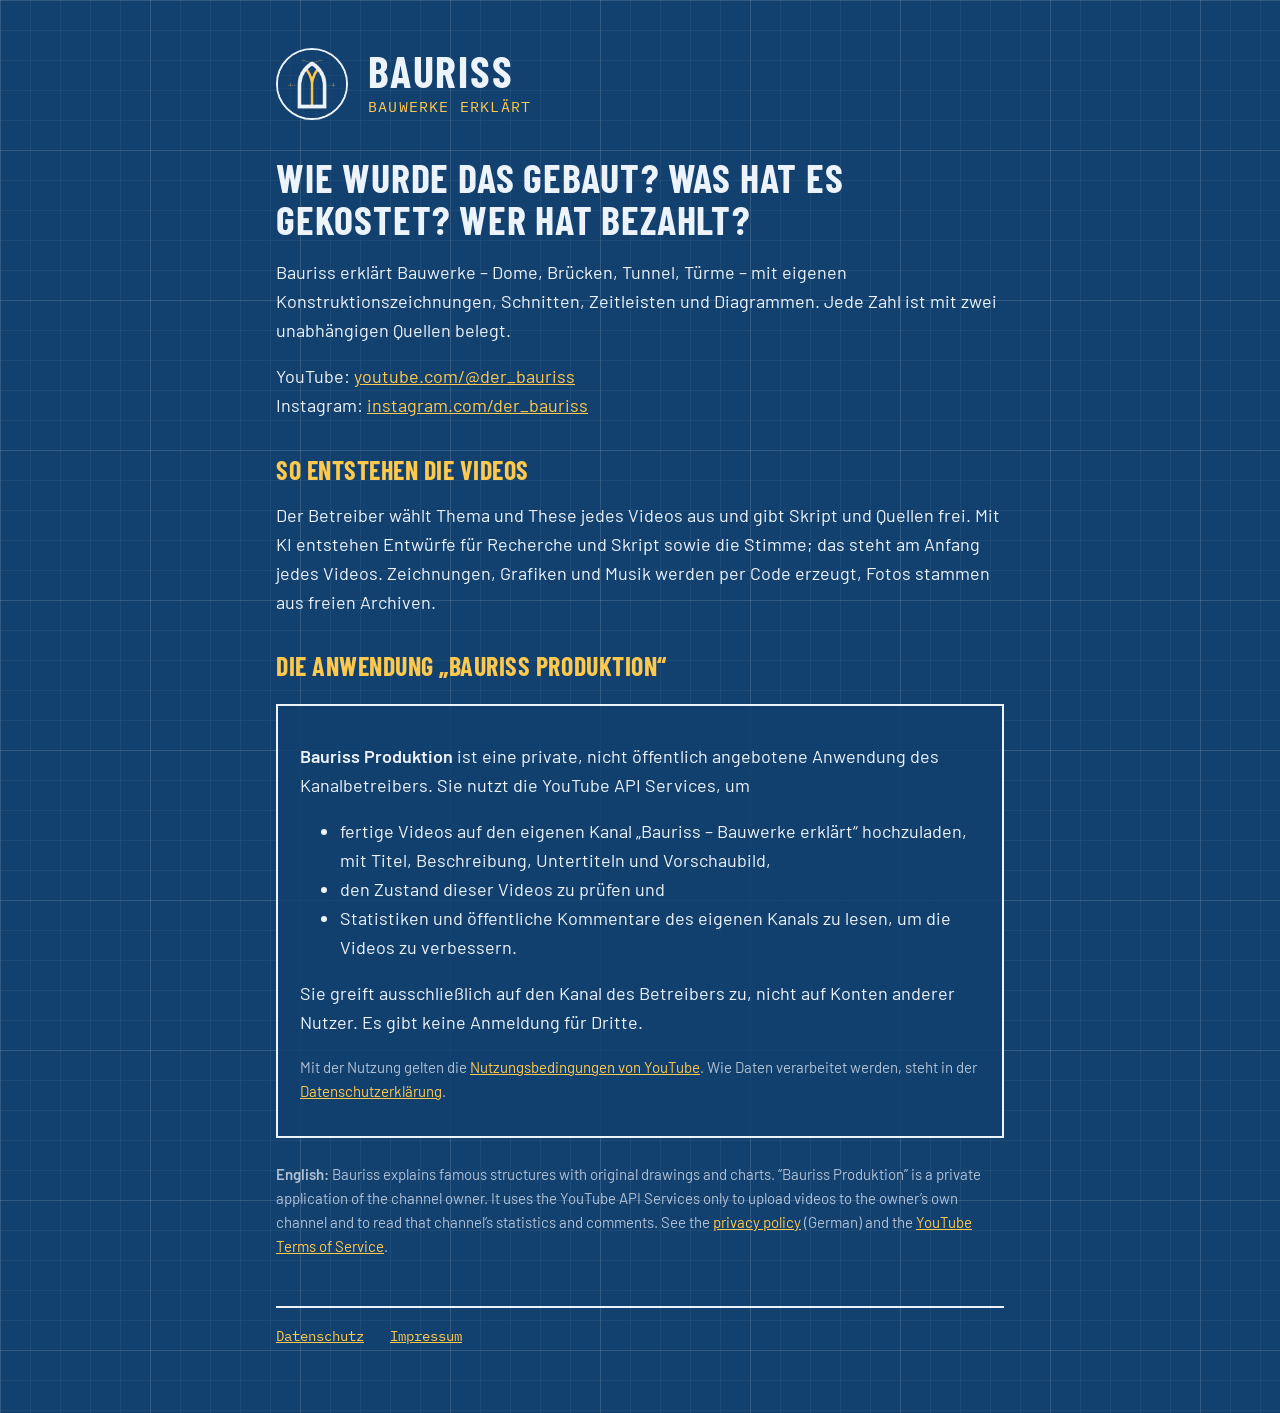
<file: index.html>
<!doctype html>
<html lang="de">
<head>
<meta charset="utf-8">
<meta name="viewport" content="width=device-width, initial-scale=1">
<title>Bauriss – Bauwerke erklärt</title>
<meta name="description" content="Bauriss erklärt Bauwerke mit eigenen Konstruktionszeichnungen, Zeitleisten und Diagrammen. Infos zum YouTube-Kanal und zur Anwendung Bauriss Produktion.">
<link rel="stylesheet" href="stil.css">
<link rel="icon" href="logo.png">
</head>
<body>
<main>
  <header>
    <img src="logo.png" alt="Bauriss-Logo: gotisches Spitzbogenfenster">
    <div><div class="name">Bauriss</div><div class="unter">Bauwerke erklärt</div></div>
  </header>

  <h1>Wie wurde das gebaut? Was hat es gekostet? Wer hat bezahlt?</h1>
  <p>Bauriss erklärt Bauwerke – Dome, Brücken, Tunnel, Türme – mit eigenen Konstruktionszeichnungen, Schnitten, Zeitleisten und Diagrammen. Jede Zahl ist mit zwei unabhängigen Quellen belegt.</p>
  <p>
    YouTube: <a href="https://www.youtube.com/@der_bauriss">youtube.com/@der_bauriss</a><br>
    Instagram: <a href="https://www.instagram.com/der_bauriss/">instagram.com/der_bauriss</a>
  </p>

  <h2>So entstehen die Videos</h2>
  <p>Der Betreiber wählt Thema und These jedes Videos aus und gibt Skript und Quellen frei. Mit KI entstehen Entwürfe für Recherche und Skript sowie die Stimme; das steht am Anfang jedes Videos. Zeichnungen, Grafiken und Musik werden per Code erzeugt, Fotos stammen aus freien Archiven.</p>

  <h2>Die Anwendung „Bauriss Produktion“</h2>
  <div class="kasten">
    <p><strong>Bauriss Produktion</strong> ist eine private, nicht öffentlich angebotene Anwendung des Kanalbetreibers. Sie nutzt die YouTube API Services, um</p>
    <ul>
      <li>fertige Videos auf den eigenen Kanal „Bauriss – Bauwerke erklärt“ hochzuladen, mit Titel, Beschreibung, Untertiteln und Vorschaubild,</li>
      <li>den Zustand dieser Videos zu prüfen und</li>
      <li>Statistiken und öffentliche Kommentare des eigenen Kanals zu lesen, um die Videos zu verbessern.</li>
    </ul>
    <p>Sie greift ausschließlich auf den Kanal des Betreibers zu, nicht auf Konten anderer Nutzer. Es gibt keine Anmeldung für Dritte.</p>
    <p class="leise">Mit der Nutzung gelten die <a href="https://www.youtube.com/t/terms">Nutzungsbedingungen von YouTube</a>. Wie Daten verarbeitet werden, steht in der <a href="datenschutz.html">Datenschutzerklärung</a>.</p>
  </div>

  <p class="leise" lang="en"><strong>English:</strong> Bauriss explains famous structures with original drawings and charts. “Bauriss Produktion” is a private application of the channel owner. It uses the YouTube API Services only to upload videos to the owner’s own channel and to read that channel’s statistics and comments. See the <a href="datenschutz.html">privacy policy</a> (German) and the <a href="https://www.youtube.com/t/terms">YouTube Terms of Service</a>.</p>

  <nav>
    <a href="datenschutz.html">Datenschutz</a>
    <a href="impressum.html">Impressum</a>
  </nav>
</main>
</body>
</html>
</file>
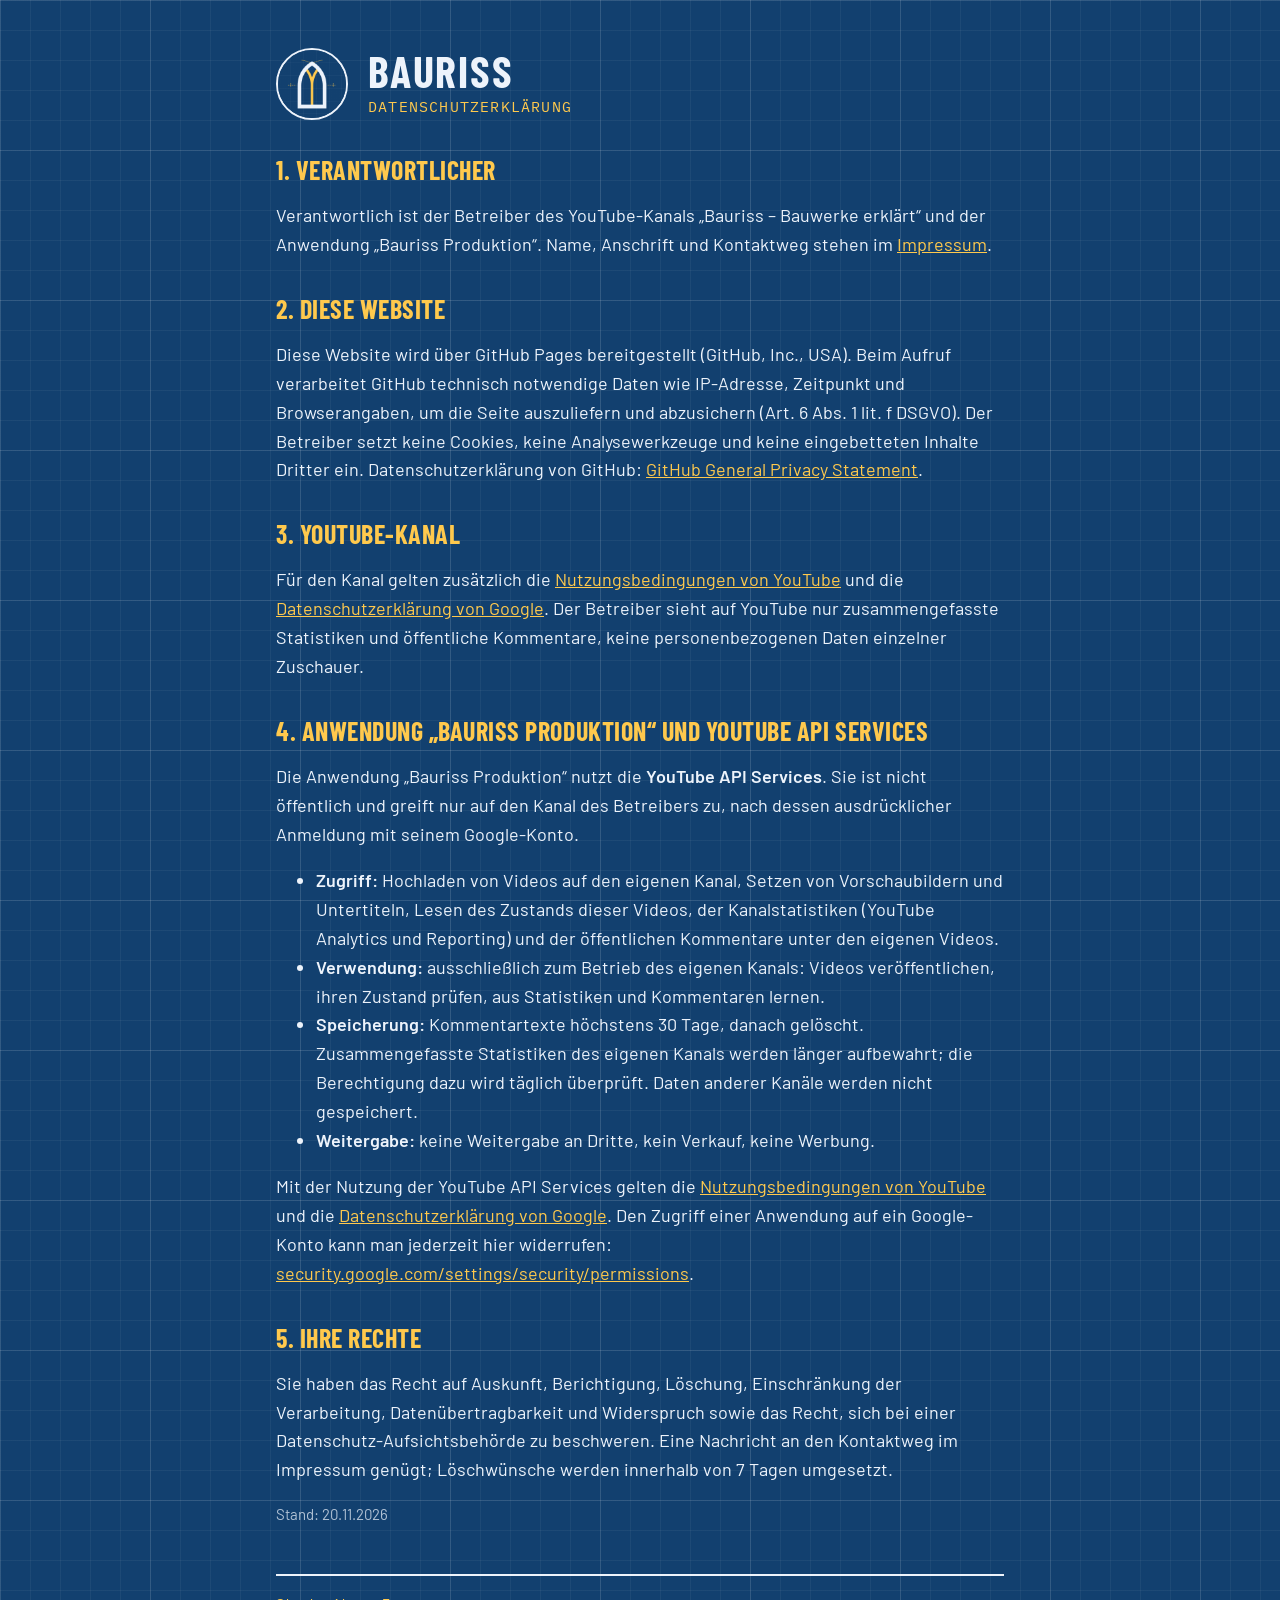
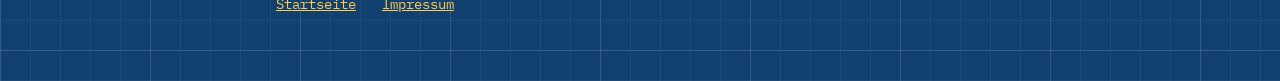
<file: datenschutz.html>
<!doctype html>
<html lang="de">
<head>
<meta charset="utf-8">
<meta name="viewport" content="width=device-width, initial-scale=1">
<title>Datenschutz – Bauriss</title>
<link rel="stylesheet" href="stil.css">
<link rel="icon" href="logo.png">
</head>
<body>
<main>
  <header>
    <img src="logo.png" alt="Bauriss-Logo">
    <div><div class="name">Bauriss</div><div class="unter">Datenschutzerklärung</div></div>
  </header>

  <h2>1. Verantwortlicher</h2>
  <p>Verantwortlich ist der Betreiber des YouTube-Kanals „Bauriss – Bauwerke erklärt“ und der Anwendung „Bauriss Produktion“. Name, Anschrift und Kontaktweg stehen im <a href="impressum.html">Impressum</a>.</p>

  <h2>2. Diese Website</h2>
  <p>Diese Website wird über GitHub Pages bereitgestellt (GitHub, Inc., USA). Beim Aufruf verarbeitet GitHub technisch notwendige Daten wie IP-Adresse, Zeitpunkt und Browserangaben, um die Seite auszuliefern und abzusichern (Art. 6 Abs. 1 lit. f DSGVO). Der Betreiber setzt keine Cookies, keine Analysewerkzeuge und keine eingebetteten Inhalte Dritter ein. Datenschutzerklärung von GitHub: <a href="https://docs.github.com/de/site-policy/privacy-policies/github-general-privacy-statement">GitHub General Privacy Statement</a>.</p>

  <h2>3. YouTube-Kanal</h2>
  <p>Für den Kanal gelten zusätzlich die <a href="https://www.youtube.com/t/terms">Nutzungsbedingungen von YouTube</a> und die <a href="https://policies.google.com/privacy">Datenschutzerklärung von Google</a>. Der Betreiber sieht auf YouTube nur zusammengefasste Statistiken und öffentliche Kommentare, keine personenbezogenen Daten einzelner Zuschauer.</p>

  <h2>4. Anwendung „Bauriss Produktion“ und YouTube API Services</h2>
  <p>Die Anwendung „Bauriss Produktion“ nutzt die <strong>YouTube API Services</strong>. Sie ist nicht öffentlich und greift nur auf den Kanal des Betreibers zu, nach dessen ausdrücklicher Anmeldung mit seinem Google-Konto.</p>
  <ul>
    <li><strong>Zugriff:</strong> Hochladen von Videos auf den eigenen Kanal, Setzen von Vorschaubildern und Untertiteln, Lesen des Zustands dieser Videos, der Kanalstatistiken (YouTube Analytics und Reporting) und der öffentlichen Kommentare unter den eigenen Videos.</li>
    <li><strong>Verwendung:</strong> ausschließlich zum Betrieb des eigenen Kanals: Videos veröffentlichen, ihren Zustand prüfen, aus Statistiken und Kommentaren lernen.</li>
    <li><strong>Speicherung:</strong> Kommentartexte höchstens 30 Tage, danach gelöscht. Zusammengefasste Statistiken des eigenen Kanals werden länger aufbewahrt; die Berechtigung dazu wird täglich überprüft. Daten anderer Kanäle werden nicht gespeichert.</li>
    <li><strong>Weitergabe:</strong> keine Weitergabe an Dritte, kein Verkauf, keine Werbung.</li>
  </ul>
  <p>Mit der Nutzung der YouTube API Services gelten die <a href="https://www.youtube.com/t/terms">Nutzungsbedingungen von YouTube</a> und die <a href="https://policies.google.com/privacy">Datenschutzerklärung von Google</a>. Den Zugriff einer Anwendung auf ein Google-Konto kann man jederzeit hier widerrufen: <a href="https://security.google.com/settings/security/permissions">security.google.com/settings/security/permissions</a>.</p>

  <h2>5. Ihre Rechte</h2>
  <p>Sie haben das Recht auf Auskunft, Berichtigung, Löschung, Einschränkung der Verarbeitung, Datenübertragbarkeit und Widerspruch sowie das Recht, sich bei einer Datenschutz-Aufsichtsbehörde zu beschweren. Eine Nachricht an den Kontaktweg im Impressum genügt; Löschwünsche werden innerhalb von 7 Tagen umgesetzt.</p>

  <p class="leise">Stand: 20.11.2026</p>

  <nav>
    <a href="index.html">Startseite</a>
    <a href="impressum.html">Impressum</a>
  </nav>
</main>
</body>
</html>
</file>
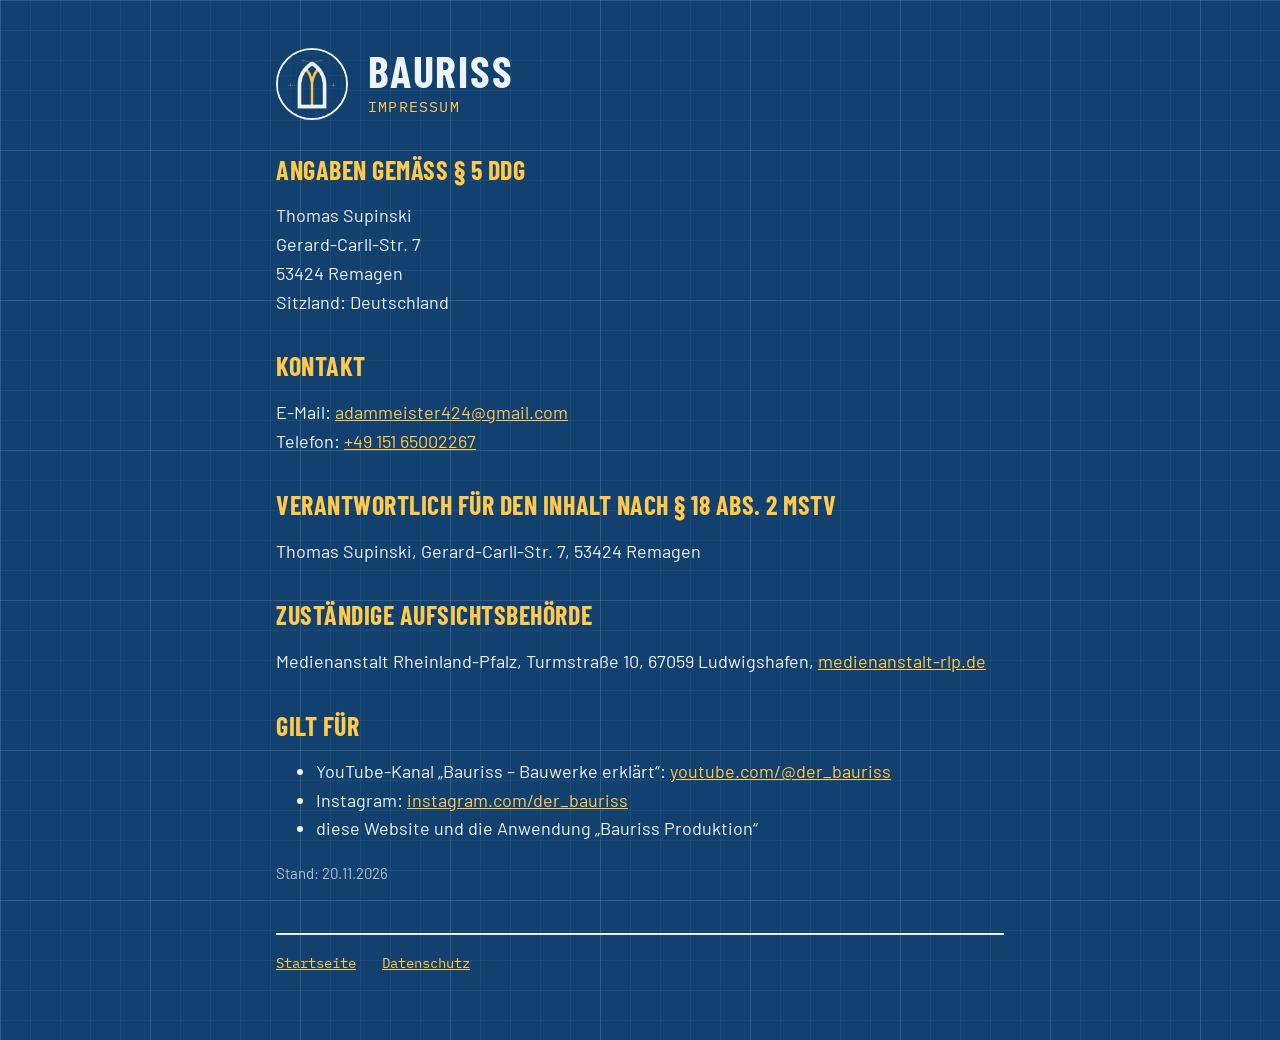
<file: impressum.html>
<!doctype html>
<html lang="de">
<head>
<meta charset="utf-8">
<meta name="viewport" content="width=device-width, initial-scale=1">
<title>Impressum – Bauriss</title>
<link rel="stylesheet" href="stil.css">
<link rel="icon" href="logo.png">
</head>
<body>
<main>
  <header>
    <img src="logo.png" alt="Bauriss-Logo">
    <div><div class="name">Bauriss</div><div class="unter">Impressum</div></div>
  </header>

  <h2>Angaben gemäß § 5 DDG</h2>
  <p>Thomas Supinski<br>
  Gerard-Carll-Str. 7<br>
  53424 Remagen<br>
  Sitzland: Deutschland</p>

  <h2>Kontakt</h2>
  <p>E-Mail: <a href="mailto:adammeister424@gmail.com">adammeister424@gmail.com</a><br>
  Telefon: <a href="tel:+4915165002267">+49 151 65002267</a></p>

  <h2>Verantwortlich für den Inhalt nach § 18 Abs. 2 MStV</h2>
  <p>Thomas Supinski, Gerard-Carll-Str. 7, 53424 Remagen</p>

  <h2>Zuständige Aufsichtsbehörde</h2>
  <p>Medienanstalt Rheinland-Pfalz, Turmstraße 10, 67059 Ludwigshafen, <a href="https://medienanstalt-rlp.de">medienanstalt-rlp.de</a></p>

  <h2>Gilt für</h2>
  <ul>
    <li>YouTube-Kanal „Bauriss – Bauwerke erklärt“: <a href="https://www.youtube.com/@der_bauriss">youtube.com/@der_bauriss</a></li>
    <li>Instagram: <a href="https://www.instagram.com/der_bauriss/">instagram.com/der_bauriss</a></li>
    <li>diese Website und die Anwendung „Bauriss Produktion“</li>
  </ul>

  <p class="leise">Stand: 20.11.2026</p>

  <nav>
    <a href="index.html">Startseite</a>
    <a href="datenschutz.html">Datenschutz</a>
  </nav>
</main>
</body>
</html>
</file>
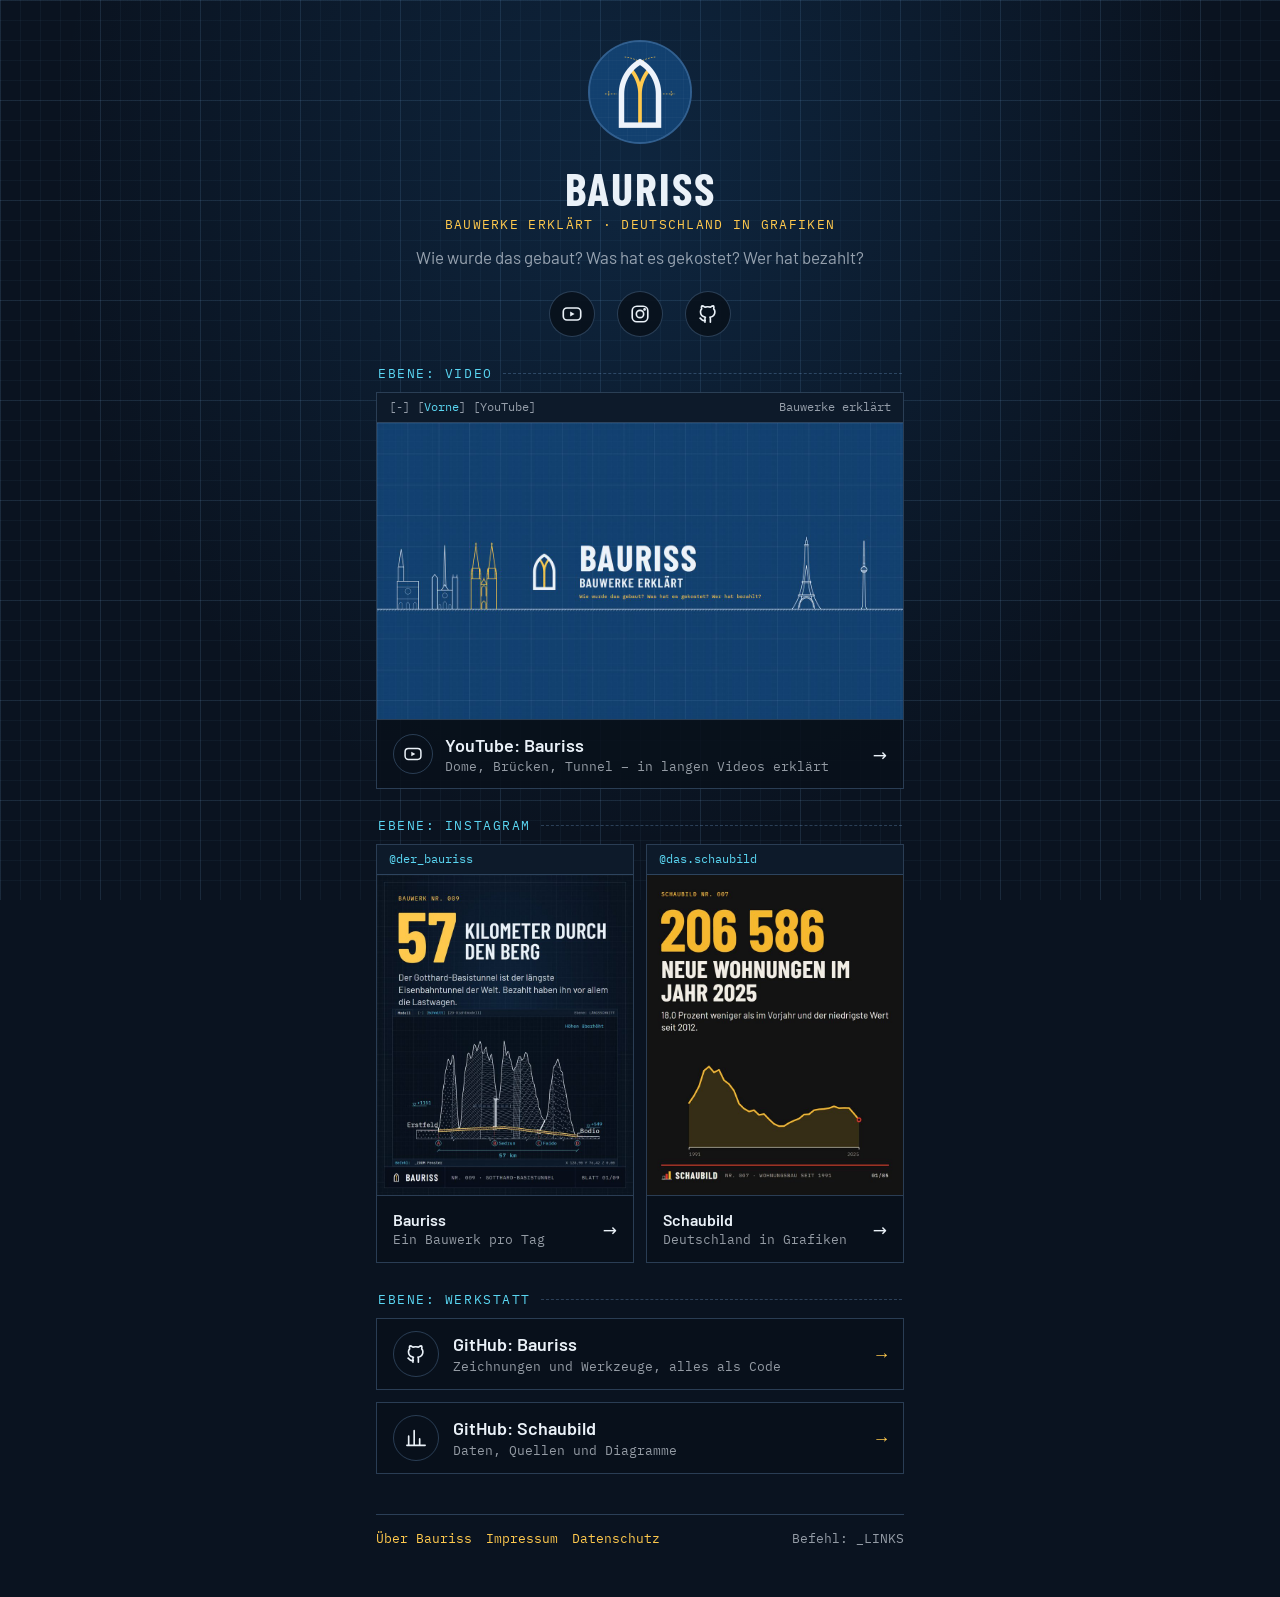
<file: links.html>
<!doctype html>
<html lang="de">
<head>
<meta charset="utf-8">
<meta name="viewport" content="width=device-width, initial-scale=1">
<title>Bauriss & Schaubild – Links</title>
<meta name="description" content="Alle Kanäle von Bauriss und Schaubild: YouTube, Instagram und GitHub.">
<link rel="icon" href="logo.png">
<style>
  @font-face { font-family: 'Barlow'; font-weight: 400; font-display: swap; src: url(fonts/barlow-400.woff2) format('woff2'); }
  @font-face { font-family: 'Barlow'; font-weight: 600; font-display: swap; src: url(fonts/barlow-600.woff2) format('woff2'); }
  @font-face { font-family: 'Barlow Condensed'; font-weight: 700; font-display: swap; src: url(fonts/barlow-condensed-700.woff2) format('woff2'); }
  @font-face { font-family: 'IBM Plex Mono'; font-weight: 400; font-display: swap; src: url(fonts/ibm-plex-mono-400.woff2) format('woff2'); }

  /* CAD-Look wie die Blätter und Videos von Bauriss */
  :root {
    --bg: #0a1320; --panel: rgba(8, 16, 27, 0.88); --kopf: rgba(14, 27, 43, 0.96);
    --ink: #eaf1f8; --leise: rgba(234, 241, 248, 0.62); --rand: rgba(120, 165, 215, 0.30);
    --netz: rgba(120, 165, 215, 0.055); --netz2: rgba(120, 165, 215, 0.11);
    --acc: #ffc94d; --cyan: #5ad6f2; --rot: #ff6b6b;
  }
  * { box-sizing: border-box; }
  html { background: var(--bg); }
  body {
    margin: 0; color: var(--ink); font: 400 17px/1.45 'Barlow', system-ui, sans-serif; min-height: 100vh;
    background-color: var(--bg);
    background-image: radial-gradient(ellipse at 50% 20%, rgba(31, 111, 184, 0.20), transparent 65%),
      linear-gradient(var(--netz2) 1px, transparent 1px), linear-gradient(90deg, var(--netz2) 1px, transparent 1px),
      linear-gradient(var(--netz) 1px, transparent 1px), linear-gradient(90deg, var(--netz) 1px, transparent 1px);
    background-size: 100% 100%, 100px 100px, 100px 100px, 20px 20px, 20px 20px;
    background-attachment: fixed;
  }
  main { max-width: 560px; margin: 0 auto; padding: 40px 16px 48px; }
  a { color: inherit; text-decoration: none; }

  .kopf { text-align: center; }
  .kopf img { width: 104px; height: 104px; border-radius: 50%; border: 2px solid var(--rand); background: #12406f; }
  h1 { font: 700 46px/0.95 'Barlow Condensed', sans-serif; text-transform: uppercase; letter-spacing: 0.04em; margin: 16px 0 6px; }
  .unter { font: 400 13px/1.5 'IBM Plex Mono', monospace; color: var(--acc); text-transform: uppercase; letter-spacing: 0.1em; }
  .frage { color: var(--leise); margin: 10px 0 0; }

  .symbole { display: flex; justify-content: center; gap: 22px; margin: 22px 0 30px; }
  .symbole a { width: 46px; height: 46px; display: grid; place-items: center; border: 1px solid var(--rand); border-radius: 50%; background: var(--panel); }
  .symbole a:hover { border-color: var(--acc); }
  .symbole svg { width: 22px; height: 22px; fill: none; stroke: var(--ink); stroke-width: 1.8; stroke-linecap: round; stroke-linejoin: round; }

  /* Gruppenüberschrift wie eine Ebene im CAD */
  .ebene { font: 400 13px/1 'IBM Plex Mono', monospace; color: var(--cyan); letter-spacing: 0.12em; text-transform: uppercase;
    display: flex; align-items: center; gap: 10px; margin: 30px 2px 12px; }
  .ebene::after { content: ''; flex: 1; border-top: 1px dashed var(--rand); }

  .link { display: flex; align-items: center; gap: 14px; padding: 12px 16px; margin-bottom: 12px; min-height: 72px;
    border: 1px solid var(--rand); background: var(--panel); transition: border-color .15s, transform .15s; }
  .link:hover { border-color: var(--acc); transform: translateY(-1px); }
  .link img { width: 46px; height: 46px; border-radius: 50%; flex: none; border: 1px solid var(--rand); }
  .link .ico { width: 46px; height: 46px; flex: none; display: grid; place-items: center; border: 1px solid var(--rand); border-radius: 50%; }
  .link .ico svg { width: 22px; height: 22px; fill: none; stroke: var(--ink); stroke-width: 1.8; stroke-linecap: round; stroke-linejoin: round; }
  .link .text { flex: 1; min-width: 0; }
  .link b { display: block; font-weight: 600; font-size: 18px; }
  .link small { display: block; font: 400 13px/1.4 'IBM Plex Mono', monospace; color: var(--leise); }
  .link .pfeil { color: var(--acc); font: 400 18px 'IBM Plex Mono', monospace; }

  /* Karte mit Bild, wie ein Ansichtsfenster */
  .karte { display: block; border: 1px solid var(--rand); background: var(--panel); margin-bottom: 12px; transition: border-color .15s; }
  .karte:hover { border-color: var(--acc); }
  .karte .leiste { display: flex; justify-content: space-between; gap: 12px; padding: 6px 12px; background: var(--kopf); border-bottom: 1px solid var(--rand);
    font: 400 12px/1.4 'IBM Plex Mono', monospace; color: var(--leise); }
  .karte .leiste b { color: var(--cyan); font-weight: 400; }
  .karte img { display: block; width: 100%; height: auto; }
  .karte .fuss { display: flex; align-items: center; gap: 12px; padding: 12px 16px; border-top: 1px solid var(--rand); }
  .karte .fuss .text { flex: 1; }
  .karte .fuss b { display: block; font-weight: 600; font-size: 18px; }
  .karte .fuss small { display: block; font: 400 13px/1.4 'IBM Plex Mono', monospace; color: var(--leise); }
  .zwei { display: grid; grid-template-columns: minmax(0, 1fr) minmax(0, 1fr); gap: 12px; }
  .zwei .karte { margin-bottom: 0; }
  .zwei .fuss b { font-size: 16px; }

  footer { margin-top: 40px; padding-top: 14px; border-top: 1px solid var(--rand); display: flex; justify-content: space-between; flex-wrap: wrap; gap: 8px;
    font: 400 13px/1.6 'IBM Plex Mono', monospace; color: var(--leise); }
  footer a { color: var(--acc); margin-right: 14px; }
</style>
</head>
<body>
<main>
  <div class="kopf">
    <img src="logo.png" alt="Bauriss-Logo: gotisches Spitzbogenfenster">
    <h1>Bauriss</h1>
    <div class="unter">Bauwerke erklärt · Deutschland in Grafiken</div>
    <p class="frage">Wie wurde das gebaut? Was hat es gekostet? Wer hat bezahlt?</p>
  </div>

  <div class="symbole">
    <a href="https://www.youtube.com/@der_bauriss" aria-label="YouTube"><svg viewBox="0 0 24 24"><rect x="2.5" y="5.5" width="19" height="13" rx="4"/><path d="M10 9.2v5.6l4.8-2.8z" fill="#eaf1f8" stroke="none"/></svg></a>
    <a href="https://www.instagram.com/der_bauriss/" aria-label="Instagram Bauriss"><svg viewBox="0 0 24 24"><rect x="3.5" y="3.5" width="17" height="17" rx="5"/><circle cx="12" cy="12" r="4"/><circle cx="17" cy="7" r="0.6" fill="#eaf1f8"/></svg></a>
    <a href="https://github.com/sdadsadswwwww" aria-label="GitHub"><svg viewBox="0 0 24 24"><path d="M9 19c-4 1.3-4-2-5.6-2.5M14.6 21v-3.3c0-1 .1-1.6-.5-2.2 2.7-.3 5.4-1.3 5.4-5.9a4.6 4.6 0 0 0-1.3-3.2 4.3 4.3 0 0 0-.1-3.2s-1-.3-3.4 1.3a11.6 11.6 0 0 0-6.1 0C6.2 2.9 5.2 3.2 5.2 3.2a4.3 4.3 0 0 0-.1 3.2 4.6 4.6 0 0 0-1.3 3.2c0 4.6 2.7 5.6 5.4 5.9-.6.6-.6 1.2-.5 2.2V21"/></svg></a>
  </div>

  <div class="ebene">Ebene: Video</div>
  <a class="karte" href="https://www.youtube.com/@der_bauriss">
    <div class="leiste"><span>[-] [<b>Vorne</b>] [YouTube]</span><span>Bauwerke erklärt</span></div>
    <img src="youtube-banner.jpg" alt="Banner des YouTube-Kanals Bauriss" width="1280" height="720" loading="lazy">
    <div class="fuss"><span class="ico" style="width:40px;height:40px;display:grid;place-items:center;border:1px solid var(--rand);border-radius:50%"><svg viewBox="0 0 24 24" style="width:20px;height:20px;fill:none;stroke:#eaf1f8;stroke-width:1.8"><rect x="2.5" y="5.5" width="19" height="13" rx="4"/><path d="M10 9.2v5.6l4.8-2.8z" fill="#eaf1f8" stroke="none"/></svg></span>
      <div class="text"><b>YouTube: Bauriss</b><small>Dome, Brücken, Tunnel – in langen Videos erklärt</small></div><span class="pfeil">→</span></div>
  </a>

  <div class="ebene">Ebene: Instagram</div>
  <div class="zwei">
    <a class="karte" href="https://www.instagram.com/der_bauriss/">
      <div class="leiste"><span><b>@der_bauriss</b></span></div>
      <img src="bauriss-beitrag.jpg" alt="Beitrag von Bauriss im CAD-Look" width="720" height="900" loading="lazy">
      <div class="fuss"><div class="text"><b>Bauriss</b><small>Ein Bauwerk pro Tag</small></div><span class="pfeil">→</span></div>
    </a>
    <a class="karte" href="https://www.instagram.com/das.schaubild/">
      <div class="leiste"><span><b>@das.schaubild</b></span></div>
      <img src="schaubild-beitrag.jpg" alt="Beitrag von Schaubild" width="720" height="900" loading="lazy">
      <div class="fuss"><div class="text"><b>Schaubild</b><small>Deutschland in Grafiken</small></div><span class="pfeil">→</span></div>
    </a>
  </div>

  <div class="ebene">Ebene: Werkstatt</div>
  <a class="link" href="https://github.com/sdadsadswwwww/bauriss">
    <span class="ico"><svg viewBox="0 0 24 24"><path d="M9 19c-4 1.3-4-2-5.6-2.5M14.6 21v-3.3c0-1 .1-1.6-.5-2.2 2.7-.3 5.4-1.3 5.4-5.9a4.6 4.6 0 0 0-1.3-3.2 4.3 4.3 0 0 0-.1-3.2s-1-.3-3.4 1.3a11.6 11.6 0 0 0-6.1 0C6.2 2.9 5.2 3.2 5.2 3.2a4.3 4.3 0 0 0-.1 3.2 4.6 4.6 0 0 0-1.3 3.2c0 4.6 2.7 5.6 5.4 5.9-.6.6-.6 1.2-.5 2.2V21"/></svg></span>
    <span class="text"><b>GitHub: Bauriss</b><small>Zeichnungen und Werkzeuge, alles als Code</small></span><span class="pfeil">→</span>
  </a>
  <a class="link" href="https://github.com/sdadsadswwwww/schaubild">
    <span class="ico"><svg viewBox="0 0 24 24"><path d="M4 20V10M10 20V4M16 20v-7M22 20H2"/></svg></span>
    <span class="text"><b>GitHub: Schaubild</b><small>Daten, Quellen und Diagramme</small></span><span class="pfeil">→</span>
  </a>

  <footer>
    <span><a href="index.html">Über Bauriss</a><a href="impressum.html">Impressum</a><a href="datenschutz.html">Datenschutz</a></span>
    <span>Befehl: _LINKS</span>
  </footer>
</main>
</body>
</html>
</file>
<file: stil.css>
@font-face { font-family: 'Barlow'; font-weight: 400; font-display: swap; src: url(fonts/barlow-400.woff2) format('woff2'); }
@font-face { font-family: 'Barlow'; font-weight: 600; font-display: swap; src: url(fonts/barlow-600.woff2) format('woff2'); }
@font-face { font-family: 'Barlow Condensed'; font-weight: 700; font-display: swap; src: url(fonts/barlow-condensed-700.woff2) format('woff2'); }
@font-face { font-family: 'IBM Plex Mono'; font-weight: 400; font-display: swap; src: url(fonts/ibm-plex-mono-400.woff2) format('woff2'); }

:root { --bg: #12406f; --ink: #edf3fb; --leise: rgba(237, 243, 251, 0.72); --acc: #ffc94d; --netz: rgba(237, 243, 251, 0.05); --netz2: rgba(237, 243, 251, 0.1); }
* { box-sizing: border-box; }
html { background: var(--bg); }
body {
  margin: 0; color: var(--ink); font: 400 18px/1.6 'Barlow', system-ui, sans-serif;
  background-color: var(--bg);
  background-image: linear-gradient(var(--netz2) 1px, transparent 1px), linear-gradient(90deg, var(--netz2) 1px, transparent 1px),
    linear-gradient(var(--netz) 1px, transparent 1px), linear-gradient(90deg, var(--netz) 1px, transparent 1px);
  background-size: 150px 150px, 150px 150px, 30px 30px, 30px 30px;
}
main { max-width: 760px; margin: 0 auto; padding: 48px 16px 64px; }
header { display: flex; align-items: center; gap: 20px; margin-bottom: 36px; }
header img { width: 72px; height: 72px; border-radius: 50%; border: 2px solid var(--ink); }
.name { font: 700 44px/0.9 'Barlow Condensed', sans-serif; text-transform: uppercase; letter-spacing: 0.04em; }
.unter { font: 400 15px/1.4 'IBM Plex Mono', monospace; color: var(--acc); text-transform: uppercase; letter-spacing: 0.08em; margin-top: 6px; }
h1, h2 { font-family: 'Barlow Condensed', sans-serif; font-weight: 700; text-transform: uppercase; letter-spacing: 0.02em; line-height: 1.05; }
h1 { font-size: 40px; margin: 0 0 16px; }
h2 { font-size: 26px; margin: 36px 0 8px; color: var(--acc); }
a { color: var(--acc); }
p, li { color: var(--ink); }
.leise { color: var(--leise); font-size: 15px; }
.kasten { border: 2px solid var(--ink); padding: 18px 22px; margin: 24px 0; background: rgba(18, 64, 111, 0.85); }
nav { margin-top: 48px; padding-top: 16px; border-top: 2px solid var(--ink); font: 400 14px/1.8 'IBM Plex Mono', monospace; }
nav a { margin-right: 18px; }
</file>
